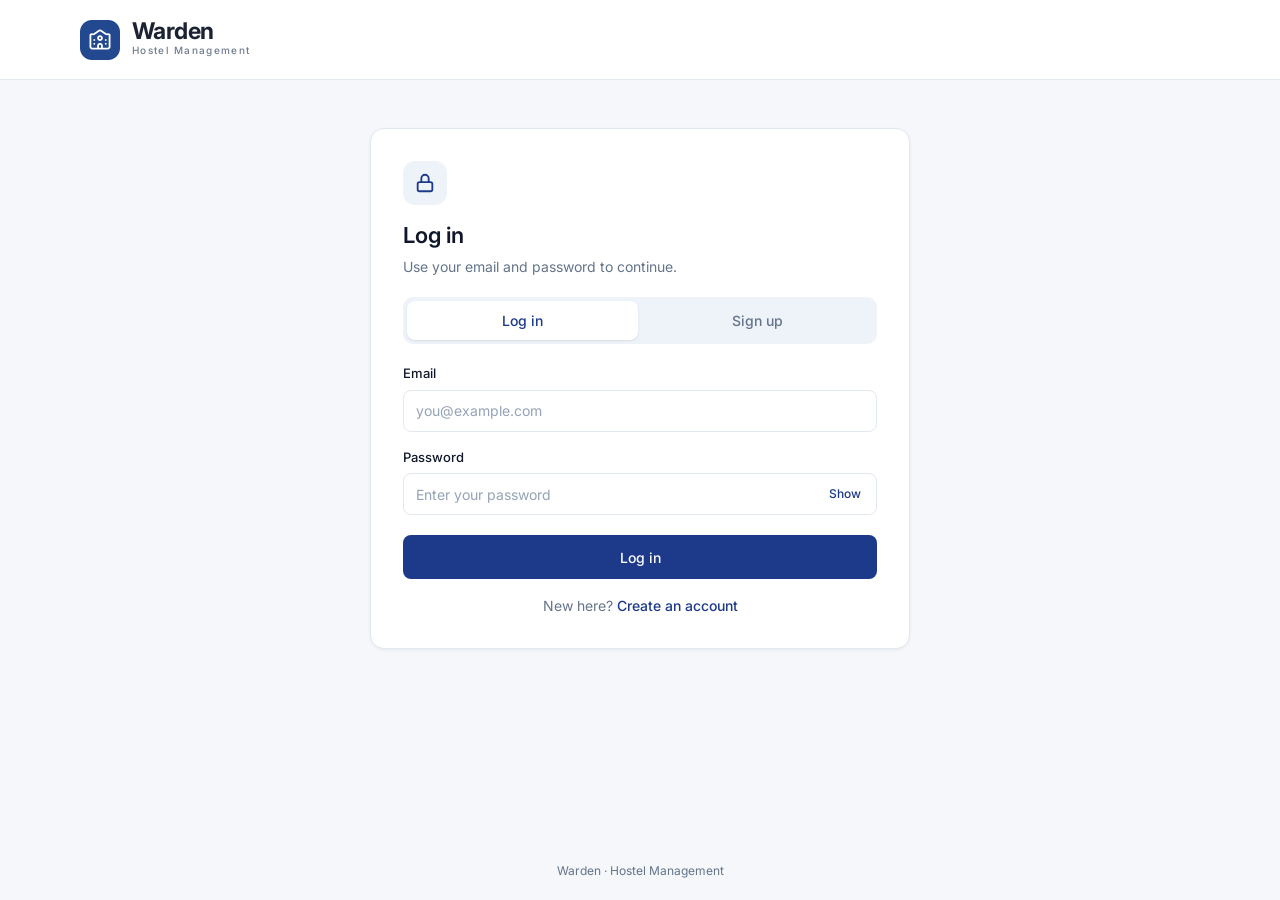
<file: frontend/index.html>
<!DOCTYPE html>
<html lang="en">
<head>
  <meta charset="UTF-8">
  <meta http-equiv="refresh" content="0; url=pages/auth.html">
  <title>Warden Portal</title>
</head>
<body>
  <script>
    window.location.replace("pages/auth.html");
  </script>
  <p>Redirecting to <a href="pages/auth.html">Warden Portal</a>...</p>
</body>
</html>
</file>
<file: frontend/styles/common.css>
.nav{
    display: flex;
    position: fixed;
    z-index: 100;
    top:0;
    flex-direction: horizontal;
    background: #FFFFFF;
    width: 100%;
    opacity: 0.95;
    height: 80px;
    padding-right: 80px;
    padding-left: 80px;
    justify-content: space-between;
    align-items: center;
    border-bottom: 1px solid #E3E9F2;
}
.iconName{
    display:inline-flex;
    width: fit-content;
    height: fit-content;
    gap: 12px;
}
.appNameBox{
    display: inline-flex;
    flex-direction: column;
    gap: 2px;
}
.appName{
    font-family: Inter;
    font-weight: 700;
    font-style: Bold;
    font-size: 23px;
    line-height: 100%;
    letter-spacing: -0.6px;
}
.appDesc{
    font-family: Inter;
    font-weight: 500;
    font-style: Medium;
    font-size: 10px;
    line-height: 100%;
    letter-spacing: 1.3px;
    color: #68768B;
}
.navArea{
    display:inline-flex;
    width: fit-content;
    height: fit-content;
    flex-direction:horizontal;
    align-items: center;
    opacity: 1;
    gap: 12px;
}
.currIssuesField{
    opacity: 1;
    padding-right: 18px;
    padding-left: 18px;
    border-radius: 8px;

}
.announcementsField{
    opacity: 1;
    padding-right: 18px;
    padding-left: 18px;
    border-radius: 8px;
}
.fieldText{
    font-family: Inter;
    font-weight: 500;
    font-style: Medium;
    font-size: 14px;
    line-height: 100%;
    letter-spacing: 0%;
    color:#68768B;
}
a {
  text-decoration: none;
  color: inherit;         
}
.listIssueText{
    transition: opacity 0.2s ease;
}
.listIssueText:hover{
    opacity: 0.75;
}
.announcementText{
    transition: opacity 0.2s ease;
}
.announcementText:hover{
    opacity: 0.75;
}
 
/* ---------- Profile dropdown ---------- */
.profileMenu { position: relative; }
.profileBtn { display: block; padding: 0; border: 0; background: transparent; border-radius: 50%; cursor: pointer; }
.profileBtn img { display: block; }
.profileBtn:focus-visible { outline: 2px solid #1a3a8a; outline-offset: 2px; }

.profileDropdown {
  position: absolute;
  right: 0;
  top: calc(100% + 10px);
  min-width: 170px;
  padding: 6px;
  background: #fff;
  border: 1px solid #dbe3f0;
  border-radius: 12px;
  box-shadow: 0 8px 24px rgba(15, 23, 42, 0.12);
  z-index: 1000;
}
.profileDropdown[hidden] { display: none; }
.profileDropdown a {
  display: block;
  padding: 10px 12px;
  border-radius: 8px;
  color: #1a3a8a;
  text-decoration: none;
  font-size: 14px;
}
.profileDropdown a:hover { background: #eef3fc; }

/* ---------- Log out button ---------- */
.logoutBtn {
  width: 40px;
  height: 40px;
  border-radius: 50%;
  background: #edf3ff;
  color: #1a3a8a;
  display: flex;
  align-items: center;
  justify-content: center;
  text-decoration: none;
}
.logoutBtn svg { width: 20px; height: 20px; }
.logoutBtn:hover { background: #dbe7ff; }
.logoutBtn:focus-visible { outline: 2px solid #1a3a8a; outline-offset: 2px; }

* {
  margin: 0;
  padding: 0;
  box-sizing: border-box;
}
body{
    padding-top: 80px;
}
</file>
<file: frontend/styles/announcement.css>
*, *::before, *::after {
    box-sizing: border-box;
}

body {
    margin: 0;
    background-color: #eff4fb;
    color: #1e293b;
    font-family: "Inter", sans-serif;
    padding: 0;
    padding-top: 50px;
}

/* Active navigation item */
.announcementsField {
    background-color: #EDF3FF;
    border-radius: 8px;
    padding-top: 10px;
    padding-bottom: 10px;
}

/* Page container - matches .listCard on listissue page */
.announcementPage {
    width: 1000px;
    max-width: calc(100% - 40px);
    margin: 70px auto 40px;
}

.pageHeading {
    margin-bottom: 25px;
}

.pageHeading {
    display: flex;
    justify-content: space-between;
    align-items: flex-end;
    gap: 20px;
    margin-bottom: 25px;
}

.pageHeadingText {
    flex: 1;
}

.smallHeading {
    font-size: 12px;
    font-weight: 600;
    letter-spacing: 0.08em;
    text-transform: uppercase;
    color: #173F8A;
    margin: 0 0 8px;
}

.pageHeading h1 {
    font-size: 32px;
    font-weight: 500;
    color: #1e293b;
    margin: 8px 0 5px;
}

.pageDescription {
    font-size: 14px;
    color: #64748b;
    margin: 0;
}

.raiseButton {
    display: inline-flex;
    align-items: center;
    gap: 10px;
    padding: 12px 22px;
    background-color: #173F8A;
    color: white;
    border-radius: 6px;
    font-size: 14px;
    font-weight: 600;
    text-decoration: none;
    white-space: nowrap;
    border: none;
    cursor: pointer;
    transition: opacity 0.2s ease;
}

.raiseButton:hover {
    opacity: 0.85;
}

.raiseButton[hidden] {
    display: none !important;
}

/* Two-column layout */
.announcementLayout {
    display: grid;
    grid-template-columns: 380px 1fr;
    gap: 25px;
    align-items: start;
}

.listHeading {
    display: flex;
    align-items: center;
    justify-content: space-between;
    margin-bottom: 14px;
}

.listHeading h2 {
    margin: 0;
    font-size: 16px;
    font-weight: 600;
    color: #1e293b;
}

.listHeading span {
    color: #64748b;
    font-size: 13px;
}

.announcementList {
    display: flex;
    flex-direction: column;
    gap: 12px;
}

/* Announcement cards created by JavaScript */
.announcementCard {
    width: 100%;
    padding: 16px 18px;
    border: 1px solid #e2e8f0;
    border-radius: 10px;
    background-color: #ffffff;
    text-align: left;
    cursor: pointer;
    box-shadow: 0 1px 3px rgba(15, 23, 42, 0.04);
    transition: border-color 0.15s ease, transform 0.15s ease, box-shadow 0.15s ease;
}

.announcementCard:hover {
    border-color: #2563EB;
    transform: translateY(-1px);
    box-shadow: 0 4px 12px rgba(30, 55, 95, 0.08);
}

.announcementCard.selected {
    background-color: #EDF3FF;
    border-color: #173F8A;
}

.cardTop,
.cardBottom {
    display: flex;
    align-items: center;
    justify-content: space-between;
    gap: 10px;
}

.cardCategory {
    color: #173F8A;
    font-size: 11px;
    font-weight: 600;
    letter-spacing: 0.04em;
    text-transform: uppercase;
}

.cardDate {
    color: #64748b;
    font-size: 12px;
}

.announcementCard h3 {
    margin: 10px 0 6px;
    color: #1e293b;
    font-size: 15px;
    font-weight: 600;
}

.cardSummary {
    margin: 0 0 12px;
    color: #475569;
    font-size: 13px;
    line-height: 1.5;
}

.cardBottom {
    color: #64748b;
    font-size: 12px;
}

.cardAction {
    color: #173F8A;
    font-weight: 600;
}

/* Full announcement detail panel */
.announcementDetails {
    min-height: 480px;
    overflow: hidden;
    border: 1px solid #e2e8f0;
    border-radius: 12px;
    background-color: #ffffff;
    box-shadow: 0 1px 3px rgba(15, 23, 42, 0.04);
}

.detailTop {
    height: 48px;
    padding: 0 24px;
    border-bottom: 1px solid #e2e8f0;
    display: flex;
    align-items: center;
    justify-content: space-between;
    background-color: #f8fafc;
}

.detailNumber {
    color: #173F8A;
    font-size: 12px;
    font-weight: 600;
    letter-spacing: 0.04em;
}

.detailLabel {
    color: #64748b;
    font-size: 12px;
}

.detailContent {
    padding: 26px 24px;
}

.categoryTag {
    display: inline-block;
    padding: 4px 10px;
    border-radius: 20px;
    background-color: #EDF3FF;
    color: #173F8A;
    font-size: 11px;
    font-weight: 600;
}

.detailContent h2 {
    margin: 14px 0 12px;
    color: #1e293b;
    font-size: 24px;
    font-weight: 600;
}

.detailMeta {
    display: flex;
    flex-wrap: wrap;
    gap: 16px;
    margin-bottom: 20px;
    color: #64748b;
    font-size: 13px;
}

.detailBody {
    color: #334155;
    font-size: 14px;
    line-height: 1.7;
}

.detailBody p {
    margin: 0 0 14px;
}

.infoTable {
    margin: 18px 0;
    padding: 16px;
    border-radius: 8px;
    background-color: #f8fafc;
    border: 1px solid #e2e8f0;
}

.infoRow {
    display: grid;
    grid-template-columns: 110px 1fr;
    gap: 14px;
    padding: 6px 0;
    font-size: 13px;
}

.infoRow span {
    color: #64748b;
    font-weight: 500;
}

.infoRow strong {
    color: #1e293b;
    font-weight: 600;
}

.detailFooter {
    margin-top: 22px;
    padding-top: 14px;
    border-top: 1px solid #e2e8f0;
    color: #94a3b8;
    font-size: 11px;
    line-height: 1.5;
}

.noAnnouncements {
    padding: 30px 20px;
    border: 1px dashed #cbd5e1;
    border-radius: 8px;
    color: #64748b;
    background-color: #ffffff;
    font-size: 13px;
    text-align: center;
}

/* Page footer - matches .pageFooter on listissue page */
.pageFooter {
    display: flex;
    justify-content: space-between;
    width: 1000px;
    max-width: calc(100% - 40px);
    margin: 0 auto;
    padding: 20px 0;
    border-top: 1px solid #e2e8f0;
    font-size: 11px;
    color: #64748b;
}

/* Responsive */
@media screen and (max-width: 900px) {
    .announcementLayout {
        grid-template-columns: 1fr;
    }

    .announcementDetails {
        min-height: 350px;
    }
}

@media screen and (max-width: 600px) {
    .pageHeading h1 {
        font-size: 26px;
    }

    .detailContent h2 {
        font-size: 20px;
    }

    .infoRow {
        grid-template-columns: 1fr;
        gap: 4px;
    }

    .pageFooter {
        flex-direction: column;
        gap: 8px;
        text-align: center;
    }
}
</file>
<file: frontend/styles/auth.css>
/* ---------- Colours ---------- */
:root {
  --navy: #1d3a8a;
  --navy-dark: #162d6b;
  --bg: #f5f7fb;
  --line: #e2e8f0;
  --text: #0f172a;
  --muted: #64748b;
  --soft: #eef2f9;
  --red: #b91c1c;
  --red-bg: #fef2f2;
  --green: #166534;
  --green-bg: #f0fdf4;
}

* { box-sizing: border-box; }

body {
  margin: 0;
  min-height: 100vh;
  display: flex;
  flex-direction: column;
  background: var(--bg);
  color: var(--text);
  font-family: 'Inter', system-ui, -apple-system, 'Segoe UI', sans-serif;
  font-size: 14px;
  line-height: 1.5;
}

/* ---------- Page and card ---------- */
.page { flex: 1; display: flex; justify-content: center; align-items: flex-start; padding: 48px 16px; }

.card {
  width: 100%;
  max-width: 540px;
  background: #fff;
  border: 1px solid var(--line);
  border-radius: 14px;
  padding: 32px;
  box-shadow: 0 1px 3px rgba(15, 23, 42, 0.06);
}

.card-head { margin-bottom: 20px; }
h1 { margin: 0 0 4px; font-size: 22px; font-weight: 600; }
.card-head p { margin: 0; color: var(--muted); }
.card-icon {
  width: 44px;
  height: 44px;
  border-radius: 12px;
  background: var(--soft);
  color: var(--navy);
  display: grid;
  place-items: center;
  margin-bottom: 14px;
}
.card-icon svg { width: 22px; height: 22px; }

.footer { padding: 20px; text-align: center; font-size: 12px; color: var(--muted); }

/* ---------- Log in / Sign up tabs ---------- */
.tabs {
  display: grid;
  grid-template-columns: 1fr 1fr;
  gap: 4px;
  padding: 4px;
  background: var(--soft);
  border-radius: 10px;
  margin-bottom: 20px;
}
.tab {
  border: 0;
  background: transparent;
  padding: 9px 0;
  border-radius: 8px;
  font: inherit;
  font-weight: 500;
  color: var(--muted);
  cursor: pointer;
}
.tab.active { background: #fff; color: var(--navy); box-shadow: 0 1px 2px rgba(15, 23, 42, 0.1); }

/* ---------- Message box ---------- */
[hidden] { display: none !important; }

.notice {
  padding: 10px 14px;
  border-radius: 8px;
  margin-bottom: 16px;
  font-size: 13px;
  border: 1px solid transparent;
}
.notice.error   { background: var(--red-bg);   color: var(--red);   border-color: #fecaca; }
.notice.success { background: var(--green-bg); color: var(--green); border-color: #bbf7d0; }

/* ---------- Form fields ---------- */
.field { margin-bottom: 16px; }
label { display: block; margin-bottom: 6px; font-size: 13px; font-weight: 500; }

input, select {
  width: 100%;
  height: 42px;
  padding: 0 12px;
  border: 1px solid var(--line);
  border-radius: 8px;
  background: #fff;
  color: var(--text);
  font: inherit;
}
input::placeholder { color: #94a3b8; }
input:focus, select:focus { outline: none; border-color: var(--navy); box-shadow: 0 0 0 3px rgba(29, 58, 138, 0.15); }

/* ---------- Error messages ---------- */
.field.invalid input,
.field.invalid select { border-color: var(--red); }

.error { display: block; margin-top: 4px; font-size: 12px; color: var(--red); }
.error:empty { display: none; }

/* ---------- Password box with Show button ---------- */
.pw-wrap { position: relative; }
.pw-wrap input { padding-right: 60px; }
.toggle-pw {
  position: absolute;
  right: 6px;
  top: 6px;
  height: 30px;
  padding: 0 10px;
  border: 0;
  border-radius: 6px;
  background: transparent;
  color: var(--navy);
  font: inherit;
  font-size: 12px;
  font-weight: 500;
  cursor: pointer;
  transition: opacity 0.2s ease;
}
.toggle-pw:hover { opacity: 0.75; }

/* ---------- Button and link ---------- */
.btn {
  width: 100%;
  height: 44px;
  margin-top: 4px;
  border: 0;
  border-radius: 8px;
  background: var(--navy);
  color: #fff;
  font: inherit;
  font-weight: 500;
  cursor: pointer;
  transition: opacity 0.2s ease;
}
.btn:hover { opacity: 0.85; }
.btn:focus-visible, .tab:focus-visible, .toggle-pw:focus-visible { outline: 2px solid var(--navy); outline-offset: 2px; }

.switch-text { margin: 16px 0 0; text-align: center; color: var(--muted); }
.switch-text a { color: var(--navy); font-weight: 500; text-decoration: none; }
.switch-text a:hover { text-decoration: underline; }

/* ---------- Phones (keep this last) ---------- */
@media (max-width: 560px) {
  .page { padding: 24px 12px; }
  .card { padding: 24px 18px; }
}
</file>
<file: frontend/styles/dashboard.css>
.aboutBox{
    display: flex;
    padding-top: 64px;
    padding-right: 80px;
    padding-bottom: 72px;
    padding-left: 80px;
    gap: 72px;
    opacity: 1;

}
.aboutData{
    display: flex;
    flex-direction: column;
    height: 384px;
    max-width: 586px;
    gap:40px;

}
.aboutTop{
    font-family: Inter;
    font-weight: 700;
    font-style: Bold;
    font-size: 11px;
    line-height: 100%;
    letter-spacing: 2px;
    color: #173F8A;
}
.aboutHead{
    font-family: Inter;
    font-weight: 400;
    font-style: Regular;
    font-size: 60px;
    line-height: 100%;
    letter-spacing: -2.4px;
}
.aboutDesc{
    font-family: Inter;
    font-weight: 400;
    font-style: Regular;
    font-size: 26px;
    line-height: 130%;
    letter-spacing: -0.6px;
}
.aboutDetails{
    font-family: Inter;
    font-weight: 400;
    font-style: Regular;
    font-size: 16px;
    line-height: 160%;
    letter-spacing: 0%;
    color: #68768B;
}

.currentIssuesRedirect{
    width: 219px;
    height: 48px;
    padding-right: 20px;
    padding-left: 20px;
    gap: 10px;
    opacity: 1;
    border-radius: 8px;
    background: #173F8A;
    color: #FFFFFF;
    border: none;
    margin-right: 20px;
    cursor: pointer;
    transition: opacity 0.2s ease;
}
.currentIssuesRedirect:hover{
    opacity: 0.85;
}
.raiseIssueRedirect{
    width: 56px;
    height: 56px;
    opacity: 1;
    border-radius: 100px;
    border: none;
    background: #173F8A;
    color: #FFFFFF;
    cursor: pointer;
    transition: opacity 0.2s ease;
}
.raiseIssueRedirect:hover{
    opacity: 0.85;
}
.raiseIssueText{
    color:#173F8A;
}
.iitBhilaiImgBox{
    border-radius: 30px;
    overflow: hidden;
}
.iitBhilaiImg{
    transition: transform 0.3s ease;
}
.iitBhilaiImgBox:hover .iitBhilaiImg{
    transform: scale(1.1);
}
.hostelsBox{
    display: flex;
    flex-direction: column;
    align-items: center;
    background: #F9FBFE;
    width: 1440px;
    padding-top: 40px;
    padding-right: 80px;
    padding-bottom: 64px;
    padding-left: 80px;
    gap: 56px;


}
.headingHostels{
    display:flex;
    justify-content: space-between;
    width: 100%;
}
.headingHostelsLeft{
    display: flex;
    flex-direction: column;
    gap: 10px;
}
.lightText{
    margin-top: auto;
    color: #68768B;
}
.hostel{
    display: flex;
    justify-content: space-between;
    align-items: center;
    width: 1280px;

}
.hostelImgBox{
    width: 544px;
    height: 280px;
    opacity: 1;
    border-radius: 16px;
    overflow: hidden;
}
.hostelImg{
    width: 100%;
    height: 100%;
    object-fit: cover;
    display: block;
    border-radius: 16px;
    transition: transform 0.3s ease;
}

.hostelImgBox:hover .hostelImg{
    transform: scale(1.1);
}
.hostelContent{
    display: flex;
    flex-direction: column;
    width: 672px;
    padding-right: 24px;
    padding-left: 24px;
    gap: 16px;
    opacity: 1;
}
.commonHeading{
    font-family: Inter;
    font-weight: 400;
    font-style: Regular;
    font-size: 11px;
    line-height: 100%;
    letter-spacing: 1.8px;
    color: #173F8A;
}
.hostelName{
    font-family: Inter;
    font-weight: 400;
    font-style: Regular;
    font-size: 32px;
    line-height: 100%;
    letter-spacing: -0.8px;

}
.hostelHead{
    font-family: Inter;
    font-weight: 500;
    font-style: Medium;
    font-size: 18px;
    line-height: 100%;
    letter-spacing: 0%;
}
.hostelDesc{
    font-family: Inter;
    font-weight: 400;
    font-style: Regular;
    font-size: 15px;
    line-height: 160%;
    letter-spacing: 0%;
    color: #68768B;
}
.hostelFeat{
    font-family: Inter;
    font-weight: 500;
    font-style: Medium;
    font-size: 12px;
    line-height: 100%;
    letter-spacing: 0%;
    color: #173F8A;
}
</file>
<file: frontend/styles/listissue.css>
*, *::before, *::after {
    box-sizing: border-box;
}

body {
    background-color: #eff4fb;
    color: #1e293b;
    margin: 0;
    font-family: "Inter", sans-serif;
    padding: 0;
}

/* Active nav item */
.currIssuesField {
    background-color: #EDF3FF;
    border-radius: 8px;
    padding-top: 10px;
    padding-bottom: 10px;
}

/* Page container */
.listCard {
    width: 1000px;
    max-width: calc(100% - 40px);
    margin: 70px auto 40px;
}

.listHeader {
    display: flex;
    justify-content: space-between;
    align-items: flex-end;
    gap: 20px;
    margin-bottom: 25px;
}

.eyebrow {
    font-size: 12px;
    font-weight: 600;
    letter-spacing: 0.08em;
    text-transform: uppercase;
    color: #173F8A;
}

.listHeaderText h1 {
    font-size: 32px;
    font-weight: 500;
    margin: 8px 0 5px;
}

.listHeaderText p {
    font-size: 14px;
    color: #64748b;
    margin: 0;
}

.raiseButton {
    display: inline-flex;
    align-items: center;
    gap: 10px;
    padding: 12px 22px;
    background-color: #173F8A;
    color: white;
    border-radius: 6px;
    font-size: 14px;
    font-weight: 600;
    text-decoration: none;
    white-space: nowrap;
    transition: opacity 0.2s ease;
}

.raiseButton:hover {
    opacity: 0.85;
}

/* Toolbar */
.toolbar {
    display: flex;
    justify-content: space-between;
    align-items: center;
    margin-bottom: 20px;
}

.filterTabs,
.viewToggle {
    display: flex;
    gap: 10px;
}

.tab {
    padding: 10px 18px;
    background-color: #ffffff;
    border: 1px solid #cbd5e1;
    border-radius: 6px;
    font-family: inherit;
    font-size: 13px;
    font-weight: 600;
    color: #334155;
    cursor: pointer;
}

.tab.active {
    background-color: #173F8A;
    border-color: #173F8A;
    color: #ffffff;
}

.viewToggle {
    gap: 4px;
    padding: 4px;
    background-color: #ffffff;
    border: 1px solid #cbd5e1;
    border-radius: 6px;
}

.viewBtn {
    padding: 6px 12px;
    background: none;
    border: none;
    border-radius: 4px;
    font-family: inherit;
    font-size: 12px;
    color: #64748b;
    cursor: pointer;
}

.viewBtn.active {
    background-color: #EDF3FF;
    color: #173F8A;
    font-weight: 600;
}

/* Panel */
.issuePanel {
    background-color: #ffffff;
    border-radius: 12px;
    overflow: hidden;
}

.listHead,
.issueRow {
    display: grid;
    grid-template-columns: 60px 1fr 200px 140px 120px 30px;
    align-items: center;
    gap: 15px;
    padding: 0 25px;
}

.listHead {
    height: 44px;
    font-size: 11px;
    font-weight: 600;
    letter-spacing: 0.06em;
    text-transform: uppercase;
    color: #64748b;
    background-color: #f8fafc;
    border-bottom: 1px solid #e2e8f0;
}

.issueRow {
    height: 68px;
    border-bottom: 1px solid #e2e8f0;
    font-size: 13px;
    color: #475569;
    cursor: pointer;
}

.issueRow > * {
    min-width: 0;
}

.issueRow:hover,
.issueRow:focus-visible {
    background-color: #f8fafc;
    outline: none;
}

.issueTitle {
    font-size: 14px;
    font-weight: 600;
    color: #1e293b;
    overflow: hidden;
    text-overflow: ellipsis;
    white-space: nowrap;
}

.issueMeta {
    font-size: 12px;
    color: #64748b;
    margin-top: 4px;
    overflow: hidden;
    text-overflow: ellipsis;
    white-space: nowrap;
}

.raisedBy {
    display: flex;
    align-items: center;
    gap: 10px;
}

.avatar {
    width: 30px;
    height: 30px;
    border-radius: 50%;
    background-color: #EDF3FF;
    color: #334155;
    font-size: 11px;
    font-weight: 600;
    display: flex;
    justify-content: center;
    align-items: center;
    flex-shrink: 0;
}

.chevron {
    color: #64748b;
    font-size: 18px;
}

/* Status pill */
.status {
    display: inline-flex;
    align-items: center;
    gap: 6px;
    padding: 4px 10px;
    border-radius: 20px;
    font-size: 11px;
    font-weight: 600;
}

.status::before {
    content: "";
    width: 6px;
    height: 6px;
    border-radius: 50%;
    background-color: currentColor;
}

.status.pending {
    background-color: #fef3c7;
    color: #92400e;
}

.status.resolved {
    background-color: #dcfce7;
    color: #166534;
}

.statusSelect {
    padding: 5px 10px;
    border: 1px solid #cbd5e1;
    border-radius: 6px;
    background-color: #ffffff;
    font-family: inherit;
    font-size: 13px;
    font-weight: 600;
    color: #1e293b;
    outline: none;
    cursor: pointer;
    transition: border-color 0.15s ease, box-shadow 0.15s ease;
}

.statusSelect:focus {
    border-color: #173F8A;
    box-shadow: 0 0 0 2px rgba(23, 63, 138, 0.15);
}

.statusSelect:disabled {
    opacity: 0.6;
    cursor: not-allowed;
}

/* Cards view */
.cardGrid {
    display: grid;
    grid-template-columns: 1fr 1fr;
    gap: 20px;
    padding: 25px;
}

.issueItem {
    display: flex;
    flex-direction: column;
    gap: 12px;
    padding: 20px;
    border: 1px solid #e2e8f0;
    border-radius: 8px;
    cursor: pointer;
    box-sizing: border-box;
    overflow: hidden;
    overflow-wrap: break-word;
    word-break: break-word;
}

.issueItem:hover,
.issueItem:focus-visible {
    border-color: #2563EB;
    outline: none;
}

.cardTop,
.cardBottom {
    display: flex;
    justify-content: space-between;
    align-items: center;
    font-size: 12px;
    color: #64748b;
}

.issueItem .issueTitle {
    white-space: normal;
    overflow-wrap: break-word;
    word-break: break-word;
}

.issueItem .issueMeta {
    white-space: normal;
    overflow-wrap: break-word;
    word-break: break-word;
}

.issueItem p {
    margin: 0;
    font-size: 13px;
    color: #475569;
    overflow-wrap: break-word;
    word-break: break-word;
}

.emptyState {
    padding: 60px 25px;
    text-align: center;
    font-size: 14px;
    color: #64748b;
}

/* Panel footer + pagination */
.panelFooter {
    display: flex;
    justify-content: space-between;
    align-items: center;
    padding: 18px 25px;
    font-size: 12px;
    color: #64748b;
}

.pagination {
    display: flex;
    gap: 6px;
}

.pageBtn {
    width: 28px;
    height: 28px;
    background: none;
    border: none;
    border-radius: 4px;
    font-family: inherit;
    font-size: 12px;
    color: #475569;
    cursor: pointer;
}

.pageBtn.active {
    background-color: #EDF3FF;
    color: #173F8A;
    font-weight: 600;
}

.pageBtn:disabled {
    opacity: 0.4;
    cursor: default;
}

.legend {
    margin: 20px 0 0;
    font-size: 12px;
    color: #64748b;
}

.pageFooter {
    display: flex;
    justify-content: space-between;
    width: 1000px;
    max-width: calc(100% - 40px);
    margin: 0 auto;
    padding: 20px 0;
    border-top: 1px solid #e2e8f0;
    font-size: 11px;
    color: #64748b;
}

/* Popup (reuses the Raise Issue card look) */
.modalOverlay {
    position: fixed;
    inset: 0;
    z-index: 100;
    display: flex;
    justify-content: center;
    align-items: center;
    padding: 20px;
    background-color: rgba(15, 23, 42, 0.45);
}

.modalOverlay[hidden] {
    display: none;
}

.modal {
    position: relative;
    width: 600px;
    max-width: 100%;
    max-height: 90vh;
    overflow-y: auto;
    box-sizing: border-box;
    padding: 30px;
    background-color: #ffffff;
    border-radius: 12px;
}

.modalClose {
    position: absolute;
    top: 14px;
    right: 18px;
    background: none;
    border: none;
    font-size: 26px;
    color: #64748b;
    cursor: pointer;
}

.modalHead {
    display: flex;
    align-items: center;
    gap: 15px;
    padding: 10px 20px 20px 0;
}

.headingIcon {
    width: 40px;
    height: 40px;
    flex-shrink: 0;
    font-size: 16px;
    font-weight: 600;
    border-radius: 50%;
    background-color: #EDF3FF;
    display: flex;
    justify-content: center;
    align-items: center;
}

.headingText h1 {
    font-size: 22px;
    margin: 0 0 5px;
}

.headingText p {
    font-size: 14px;
    color: #64748b;
    margin: 0;
}

.detailGrid {
    display: grid;
    grid-template-columns: 1fr 1fr;
    gap: 20px;
    padding: 15px 0 25px;
}

.detailItem {
    display: flex;
    flex-direction: column;
    gap: 6px;
}

.detailItem.fullWidth {
    grid-column: span 2;
}

.detailItem label {
    font-size: 14px;
    font-weight: 600;
    color: #334155;
}

.detailItem span,
.detailItem p {
    margin: 0;
    font-size: 14px;
    color: #475569;
    line-height: 1.5;
    overflow-wrap: break-word;
    word-break: break-word;
}

.modalActions {
    display: flex;
    gap: 12px;
    align-items: center;
    margin-top: 15px;
}

.modalActions .submitButton {
    flex: 1;
}

.deleteButton {
    display: inline-flex;
    align-items: center;
    justify-content: center;
    width: 48px;
    height: 48px;
    min-width: 48px;
    padding: 0;
    background-color: #173F8A;
    border: none;
    border-radius: 6px;
    cursor: pointer;
    transition: opacity 0.15s ease;
}

.deleteButton[hidden],
.deleteButton.is-hidden {
    display: none !important;
}

.deleteButton:hover {
    opacity: 0.85;
}

.deleteButton:disabled {
    opacity: 0.5;
    cursor: not-allowed;
}

.deleteIcon {
    width: 22px;
    height: 22px;
    filter: brightness(0) invert(1);
    display: block;
    pointer-events: none;
}

.submitButton {
    width: 100%;
    padding: 12px;
    background-color: #173F8A;
    color: white;
    border: none;
    border-radius: 6px;
    font-family: inherit;
    font-size: 16px;
    font-weight: 600;
    cursor: pointer;
    transition: opacity 0.2s ease;
}

.submitButton:hover {
    opacity: 0.85;
}

@media (max-width: 900px) {
    .listHead {
        display: none;
    }

    .issueRow {
        grid-template-columns: 40px 1fr 100px 20px;
        height: auto;
        padding: 15px 20px;
    }

    .issueRow .raisedBy,
    .issueRow .raisedOn {
        display: none;
    }
}

@media (max-width: 750px) {
    .listCard {
        margin: 20px auto;
    }

    .listHeader,
    .toolbar {
        flex-direction: column;
        align-items: flex-start;
        gap: 15px;
    }

    .filterTabs {
        flex-wrap: wrap;
    }

    .cardGrid,
    .detailGrid {
        grid-template-columns: 1fr;
    }

    .detailItem.fullWidth {
        grid-column: span 1;
    }

    .pageFooter {
        flex-direction: column;
        gap: 6px;
    }
}
</file>
<file: frontend/styles/raiseissue.css>
*, *::before, *::after {
    box-sizing: border-box;
}

body {
    background-color: #eff4fb;
    color: #1e293b;
    margin: 0;
    font-family: "Inter", sans-serif;
    padding: 0;
}

.issueCard {
    width: 700px;
    max-width: calc(100% - 40px);
    box-sizing: border-box;
    min-height: auto;
    margin: 70px auto 40px;
    padding: 30px;
    background-color: #ffffff;
    border-radius: 12px;
}

.headingIssue {
    display: flex;
    align-items: center;
    gap: 15px;
    padding: 20px;
    font-size: 20px;
    font-weight: 600;
}

.headingIcon {
    width: 40px;
    height: 40px;
    font-size: 20px;
    border-radius: 50%;
    background-color: #EDF3FF;
    display: flex;
    justify-content: center;
    align-items: center;
}

.headingText h1 {
    font-size: 24px;
    margin-bottom: 5px;
}

.headingText p {
    font-size: 14px;
    font-weight: normal;
    color: #64748b;
}

.notice {
    display: flex;
    align-items: center;
    gap: 10px;
    padding: 15px;
    margin: 15px 0;
    background-color: #EDF3FF;
    border-radius: 8px;
}

.infoIcon {
    width: 22px;
    height: 22px;
    border-radius: 50%;
    border-width: 2px;
    border-color: #000000;
    color: #1D4ED8;
    border-style: solid;
    color: rgb(10, 10, 10);
    display: flex;
    justify-content: center;
    align-items: center;
}

.notice p {
    font-size: 13px;
    color: #475569;
}

.formGrid {
    display: grid;
    grid-template-columns: 1fr 1fr;
    gap: 20px;
    padding: 15px 0;
}

.formGroup {
    display: flex;
    flex-direction: column;
    height: 100%;
    gap: 8px;
}

.formGroup label {
    font-size: 14px;
    font-weight: 600;
    color: #334155;
}

.formGroup input,
.formGroup select,
.formGroup textarea {
    width: 100%;
    max-width: 100%;
    box-sizing: border-box;
    padding: 12px;
    border: 1px solid #cbd5e1;
    border-radius: 6px;
    font-size: 14px;
    outline: none;
}

.fullWidth {
    grid-column: span 2;
}

.formGroup input:focus,
.formGroup select:focus,
.formGroup textarea:focus {
    border-color: #2563EB;
}

.formGroup textarea {
    width: 100%;
    max-width: 100%;
    box-sizing: border-box;
    resize: vertical;
    min-height: 120px;
}

.formGroup small {
    font-size: 12px;
    color: #64748b;
}

.formGroup select {
    color: #334155;
    background-color: #ffffff;
}

.submitButton {
    width: 100%;
    padding: 12px;
    background-color: #173F8A;
    color: white;
    border: none;
    border-radius: 6px;
    font-size: 16px;
    font-weight: 600;
    cursor: pointer;
    transition: opacity 0.2s ease;
}

.submitButton:hover {
    opacity: 0.85;
}

@media (max-width: 750px) {
    .issueCard {
        width: 95%;
        margin: 20px auto;
        padding: 20px;
    }

    .formGrid {
        grid-template-columns: 1fr;
    }

    .fullWidth {
        grid-column: span 1;
    }
}

/* In-App Toast Notification Styles */
.toast-container {
    position: fixed;
    top: 24px;
    right: 24px;
    z-index: 9999;
    display: flex;
    flex-direction: column;
    gap: 12px;
    max-width: 420px;
    width: calc(100% - 48px);
    pointer-events: none;
}

.toast {
    pointer-events: auto;
    background-color: #ffffff;
    border-radius: 10px;
    border: 1px solid #e2e8f0;
    box-shadow: 0 10px 25px -5px rgba(0, 0, 0, 0.1), 0 8px 10px -6px rgba(0, 0, 0, 0.08);
    padding: 16px;
    display: flex;
    flex-direction: column;
    gap: 8px;
    animation: slideIn 0.3s cubic-bezier(0.16, 1, 0.3, 1) forwards;
    transition: opacity 0.3s ease, transform 0.3s ease;
    border-left: 4px solid #1D4ED8;
    box-sizing: border-box;
}

.toast.toast-success {
    border-left-color: #10b981;
}

.toast.toast-error {
    border-left-color: #ef4444;
}

.toast.hide {
    animation: fadeOut 0.3s ease forwards;
}

.toast-header {
    display: flex;
    align-items: center;
    justify-content: space-between;
    gap: 12px;
}

.toast-title {
    font-size: 15px;
    font-weight: 600;
    color: #0f172a;
    margin: 0;
}

.toast-close {
    background: transparent;
    border: none;
    font-size: 20px;
    line-height: 1;
    color: #94a3b8;
    cursor: pointer;
    padding: 2px 6px;
    border-radius: 4px;
    transition: color 0.15s ease, background-color 0.15s ease;
}

.toast-close:hover {
    color: #1e293b;
    background-color: #f1f5f9;
}

.toast-body {
    font-size: 13px;
    color: #475569;
    line-height: 1.5;
    display: flex;
    flex-direction: column;
    gap: 8px;
}

.toast-meta {
    display: flex;
    flex-wrap: wrap;
    gap: 6px;
    align-items: center;
}

.toast-badge {
    display: inline-flex;
    align-items: center;
    padding: 3px 8px;
    font-size: 11px;
    font-weight: 600;
    border-radius: 6px;
    letter-spacing: 0.02em;
}

.badge-ticket {
    background-color: #f1f5f9;
    color: #334155;
    border: 1px solid #cbd5e1;
}

.badge-category {
    background-color: #eff6ff;
    color: #1d4ed8;
    border: 1px solid #bfdbfe;
}

.badge-priority-urgent {
    background-color: #fef2f2;
    color: #b91c1c;
    border: 1px solid #fecaca;
}

.badge-priority-high {
    background-color: #fff7ed;
    color: #c2410c;
    border: 1px solid #fed7aa;
}

.badge-priority-medium {
    background-color: #fefce8;
    color: #a16207;
    border: 1px solid #fef08a;
}

.badge-priority-low {
    background-color: #f0fdf4;
    color: #15803d;
    border: 1px solid #bbf7d0;
}

.toast-summary,
.toast-message {
    margin: 0;
    color: #475569;
    font-size: 13px;
    word-break: break-word;
}

@keyframes slideIn {
    from {
        opacity: 0;
        transform: translateY(-16px) scale(0.97);
    }
    to {
        opacity: 1;
        transform: translateY(0) scale(1);
    }
}

@keyframes fadeOut {
    from {
        opacity: 1;
        transform: translateY(0) scale(1);
    }
    to {
        opacity: 0;
        transform: translateY(-8px) scale(0.97);
    }
}

@media (max-width: 480px) {
    .toast-container {
        top: 12px;
        right: 12px;
        left: 12px;
        width: auto;
    }
}
</file>
